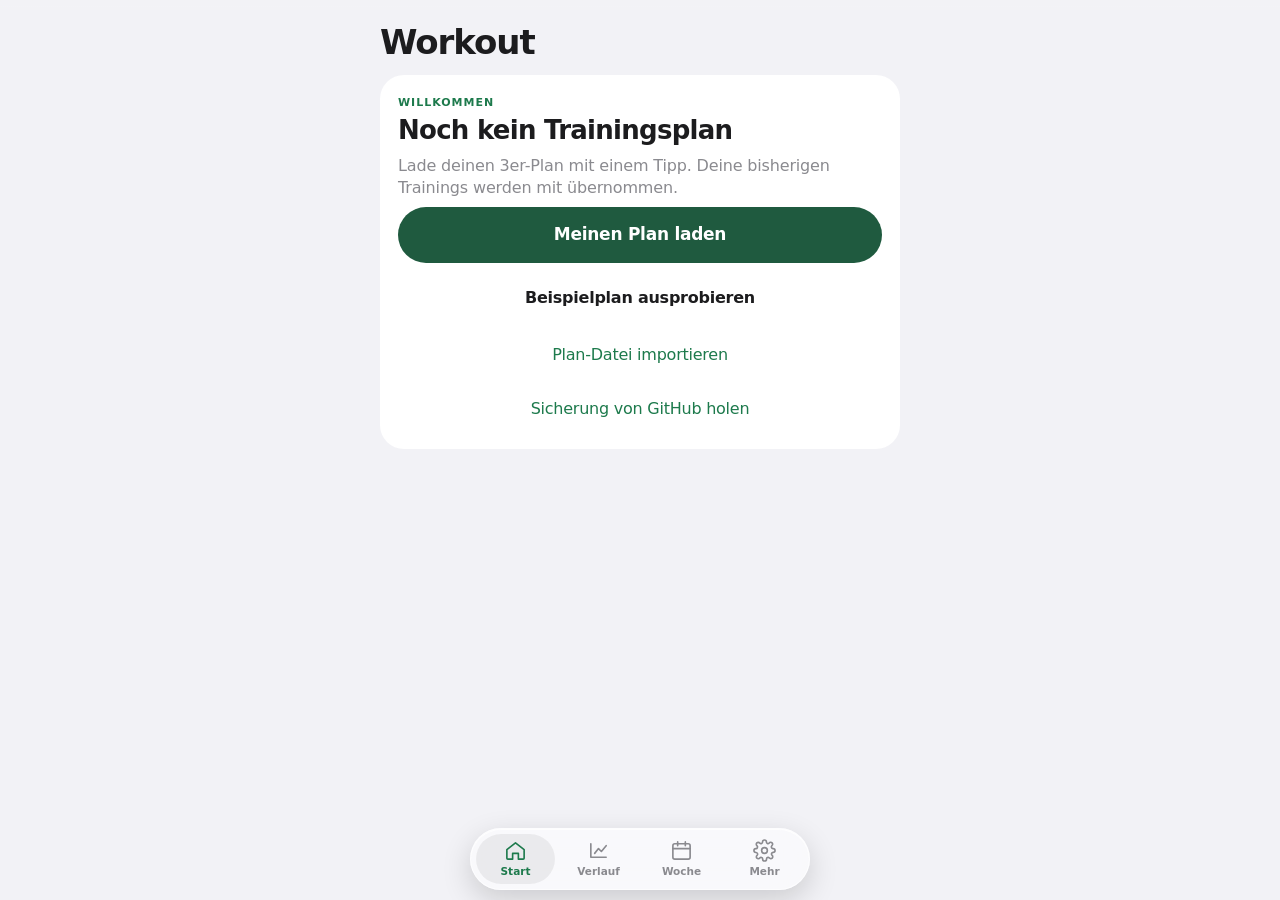
<file: index.html>
<!doctype html>
<html lang="de">
<head>
  <meta charset="utf-8">
  <meta name="viewport" content="width=device-width, initial-scale=1, viewport-fit=cover, user-scalable=no">
  <title>Workout</title>
  <meta name="description" content="Trainingslog mit Gedächtnis">
  <meta name="theme-color" content="#f3f3f5" media="(prefers-color-scheme: light)">
  <meta name="theme-color" content="#0e0f11" media="(prefers-color-scheme: dark)">
  <meta name="apple-mobile-web-app-capable" content="yes">
  <meta name="mobile-web-app-capable" content="yes">
  <meta name="apple-mobile-web-app-status-bar-style" content="default">
  <meta name="apple-mobile-web-app-title" content="Workout">
  <link rel="manifest" href="manifest.webmanifest">
  <link rel="apple-touch-icon" href="icons/apple-touch-icon.png">
  <link rel="icon" href="icons/icon-192.png">
  <link rel="stylesheet" href="css/app.css">
</head>
<body>
  <main id="app"></main>
  <nav id="tabbar"></nav>
  <input type="file" id="filePlan" accept=".json,application/json" hidden>
  <input type="file" id="fileBackup" accept=".json,application/json" hidden>
  <script type="module" src="js/app.js"></script>
</body>
</html>
</file>
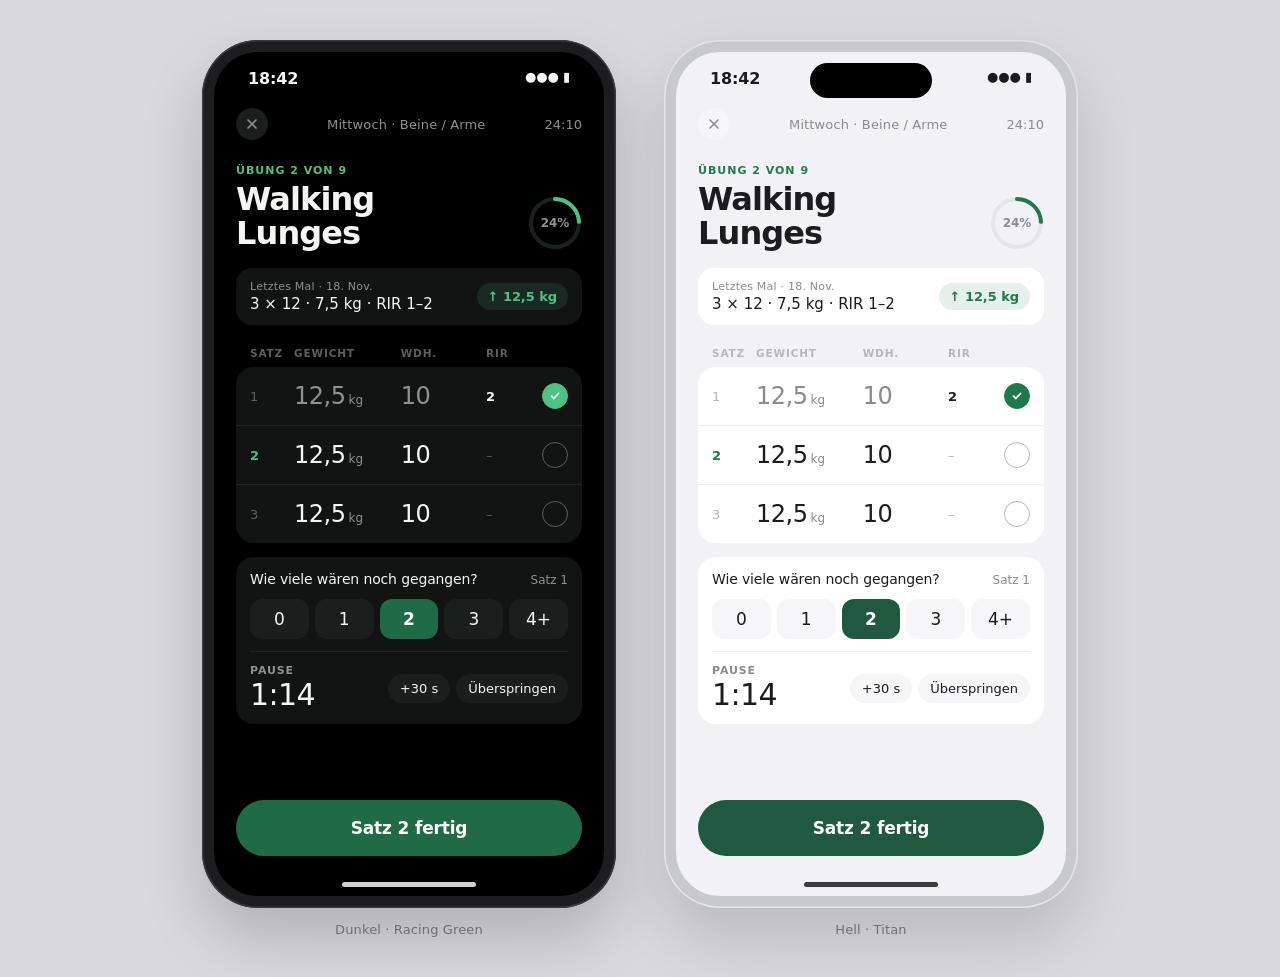
<file: design/prototype.html>
<!doctype html>
<html lang="de">
<head>
<meta charset="utf-8">
<meta name="viewport" content="width=device-width, initial-scale=1">
<title>Design-Prototyp</title>
<style>
  body { margin: 0; background: #d9d9dc; font-family: -apple-system, "SF Pro Display", "SF Pro Text", system-ui, sans-serif; -webkit-font-smoothing: antialiased; }
  .stage { display: flex; gap: 48px; justify-content: center; padding: 40px 24px; flex-wrap: wrap; }
  .caption { text-align: center; font-size: 13px; color: #6e6e73; margin-top: 14px; letter-spacing: .01em; }

  .phone { width: 390px; height: 844px; border-radius: 56px; padding: 12px; background: #1d1d1f; box-shadow: 0 30px 60px rgba(0,0,0,.18), inset 0 0 0 1.5px #3a3a3c; }
  .phone.light { background: #c8c9cc; box-shadow: 0 30px 60px rgba(0,0,0,.14), inset 0 0 0 1.5px #e5e5e7; }
  .screen { height: 100%; border-radius: 44px; overflow: hidden; position: relative; background: var(--bg); color: var(--text); }
  .island { position: absolute; top: 11px; left: 50%; transform: translateX(-50%); width: 122px; height: 35px; border-radius: 20px; background: #000; }
  .status { display: flex; justify-content: space-between; padding: 17px 34px 0; font-size: 16px; font-weight: 600; letter-spacing: -.01em; }

  .dark  { --bg:#000; --surface:#121413; --surface2:#1b1e1c; --text:#f5f5f3; --muted:#8d928e; --faint:#5b605c; --line:rgba(255,255,255,.07);
           --accent:#1f6b45; --accentText:#ffffff; --green:#4cc283; --greenSoft:rgba(76,194,131,.13); --ringBg:#18231d; }
  .light { --bg:#f2f2f6; --surface:#ffffff; --surface2:#f6f6f8; --text:#1c1c1e; --muted:#8a8a8f; --faint:#b6b6bb; --line:rgba(0,0,0,.07);
           --accent:#1f5a3f; --accentText:#ffffff; --green:#1d7a4c; --greenSoft:#e5f0ea; --ringBg:#e4e6e5; }

  .content { padding: 18px 22px 0; }
  .top { display: flex; align-items: center; justify-content: space-between; height: 36px; }
  .iconbtn { width: 32px; height: 32px; border-radius: 50%; background: var(--surface2); display: grid; place-items: center; color: var(--muted); }
  .iconbtn svg { width: 14px; height: 14px; }
  .crumb { font-size: 13px; font-weight: 500; color: var(--muted); letter-spacing: .01em; }
  .time { font-size: 13px; font-weight: 500; color: var(--muted); font-variant-numeric: tabular-nums; }

  .head { display: flex; justify-content: space-between; align-items: flex-end; margin: 22px 0 18px; }
  .eyebrow { font-size: 11px; font-weight: 600; letter-spacing: .09em; text-transform: uppercase; color: var(--green); margin-bottom: 6px; }
  .title { font-size: 32px; font-weight: 600; letter-spacing: -.028em; line-height: 1.05; }
  .ring { position: relative; width: 54px; height: 54px; }
  .ring span { position: absolute; inset: 0; display: grid; place-items: center; font-size: 12px; font-weight: 600; font-variant-numeric: tabular-nums; color: var(--muted); }

  .memory { display: flex; align-items: center; justify-content: space-between; padding: 12px 14px; background: var(--surface); border-radius: 16px; }
  .memory .k { font-size: 11px; font-weight: 500; color: var(--muted); letter-spacing: .02em; }
  .memory .v { font-size: 15px; font-weight: 400; margin-top: 2px; font-variant-numeric: tabular-nums; }
  .pill { font-size: 13px; font-weight: 600; color: var(--green); background: var(--greenSoft); padding: 6px 11px; border-radius: 999px; letter-spacing: -.005em; white-space: nowrap; }

  .colhead { display: grid; grid-template-columns: 44px 1fr 0.8fr 52px 30px; padding: 22px 14px 8px; font-size: 10.5px; font-weight: 600; letter-spacing: .08em; text-transform: uppercase; color: var(--faint); }
  .sets { background: var(--surface); border-radius: 18px; overflow: hidden; }
  .set { display: grid; grid-template-columns: 44px 1fr 0.8fr 52px 30px; align-items: center; height: 58px; padding: 0 14px; border-top: .5px solid var(--line); }
  .set:first-child { border-top: 0; }
  .n { font-size: 13px; font-weight: 500; color: var(--faint); font-variant-numeric: tabular-nums; }
  .set.cur .n { color: var(--green); font-weight: 600; }
  .num { font-size: 24px; font-weight: 300; letter-spacing: -.02em; font-variant-numeric: tabular-nums; }
  .num small { font-size: 12px; font-weight: 400; color: var(--muted); margin-left: 3px; letter-spacing: 0; }
  .set.done .num { color: var(--muted); }
  .rir { font-size: 13px; font-weight: 500; color: var(--muted); font-variant-numeric: tabular-nums; }
  .rir b { font-weight: 600; color: var(--text); }
  .set .rir.empty { color: var(--faint); }
  .chk { width: 24px; height: 24px; border-radius: 50%; border: 1.25px solid var(--faint); justify-self: end; display: grid; place-items: center; }
  .chk.on { background: var(--green); border-color: var(--green); }
  .chk svg { width: 12px; height: 12px; }

  .rirpanel { margin-top: 14px; background: var(--surface); border-radius: 18px; padding: 14px 14px 12px; }
  .rirpanel .row { display: flex; justify-content: space-between; align-items: baseline; }
  .q { font-size: 14px; font-weight: 500; letter-spacing: -.01em; }
  .hint { font-size: 12px; color: var(--muted); }
  .seg { display: grid; grid-template-columns: repeat(5, 1fr); gap: 6px; margin-top: 12px; }
  .seg div { height: 40px; border-radius: 12px; background: var(--surface2); display: grid; place-items: center; font-size: 17px; font-weight: 400; font-variant-numeric: tabular-nums; }
  .seg div.on { background: var(--accent); color: var(--accentText); font-weight: 600; }
  .rest { display: flex; align-items: center; justify-content: space-between; margin-top: 12px; padding-top: 12px; border-top: .5px solid var(--line); }
  .rest .t { font-size: 30px; font-weight: 200; letter-spacing: -.02em; font-variant-numeric: tabular-nums; }
  .rest .k { font-size: 11px; font-weight: 600; letter-spacing: .08em; text-transform: uppercase; color: var(--muted); }
  .mini { display: flex; gap: 6px; }
  .mini div { font-size: 13px; font-weight: 500; padding: 7px 12px; border-radius: 999px; background: var(--surface2); color: var(--text); }

  .cta { position: absolute; left: 22px; right: 22px; bottom: 40px; height: 56px; border-radius: 999px; background: var(--accent); color: var(--accentText); display: grid; place-items: center; font-size: 17px; font-weight: 600; letter-spacing: -.01em; }
  .homebar { position: absolute; bottom: 9px; left: 50%; transform: translateX(-50%); width: 134px; height: 5px; border-radius: 3px; background: var(--text); opacity: .85; }
</style>
</head>
<body>
<div class="stage" id="stage"></div>
<script>
const check = '<svg viewBox="0 0 12 12" fill="none" stroke="#fff" stroke-width="1.8" stroke-linecap="round" stroke-linejoin="round"><path d="M2.5 6.2l2.3 2.3 4.7-5"/></svg>';
const ring = (pct) => {
  const r = 24, c = 2 * Math.PI * r;
  return `<svg width="54" height="54" viewBox="0 0 54 54"><circle cx="27" cy="27" r="${r}" fill="none" stroke="var(--ringBg)" stroke-width="4"/>
    <circle cx="27" cy="27" r="${r}" fill="none" stroke="var(--green)" stroke-width="4" stroke-linecap="round" stroke-dasharray="${c}" stroke-dashoffset="${c * (1 - pct)}" transform="rotate(-90 27 27)"/></svg>`;
};
const phone = (mode, caption) => `
<div><div class="phone ${mode}"><div class="screen ${mode}">
  <div class="island"></div>
  <div class="status"><span>18:42</span><span style="font-size:13px">●●● ▮</span></div>
  <div class="content">
    <div class="top">
      <div class="iconbtn"><svg viewBox="0 0 14 14" fill="none" stroke="currentColor" stroke-width="1.6" stroke-linecap="round"><path d="M3 3l8 8M11 3l-8 8"/></svg></div>
      <div class="crumb">Mittwoch · Beine / Arme</div>
      <div class="time">24:10</div>
    </div>
    <div class="head">
      <div><div class="eyebrow">Übung 2 von 9</div><div class="title">Walking<br>Lunges</div></div>
      <div class="ring">${ring(0.24)}<span>24%</span></div>
    </div>
    <div class="memory">
      <div><div class="k">Letztes Mal · 18. Nov.</div><div class="v">3 × 12 · 7,5 kg · RIR 1–2</div></div>
      <div class="pill">↑ 12,5 kg</div>
    </div>
    <div class="colhead"><span>Satz</span><span>Gewicht</span><span>Wdh.</span><span>RIR</span><span></span></div>
    <div class="sets">
      <div class="set done"><span class="n">1</span><span class="num">12,5<small>kg</small></span><span class="num">10</span><span class="rir"><b>2</b></span><span class="chk on">${check}</span></div>
      <div class="set cur"><span class="n">2</span><span class="num">12,5<small>kg</small></span><span class="num">10</span><span class="rir empty">–</span><span class="chk"></span></div>
      <div class="set"><span class="n">3</span><span class="num">12,5<small>kg</small></span><span class="num">10</span><span class="rir empty">–</span><span class="chk"></span></div>
    </div>
    <div class="rirpanel">
      <div class="row"><span class="q">Wie viele wären noch gegangen?</span><span class="hint">Satz 1</span></div>
      <div class="seg"><div>0</div><div>1</div><div class="on">2</div><div>3</div><div>4+</div></div>
      <div class="rest"><div><div class="k">Pause</div><div class="t">1:14</div></div><div class="mini"><div>+30 s</div><div>Überspringen</div></div></div>
    </div>
  </div>
  <div class="cta">Satz 2 fertig</div>
  <div class="homebar"></div>
</div></div><div class="caption">${caption}</div></div>`;
document.getElementById('stage').innerHTML = phone('dark', 'Dunkel · Racing Green') + phone('light', 'Hell · Titan');
</script>
</body>
</html>
</file>
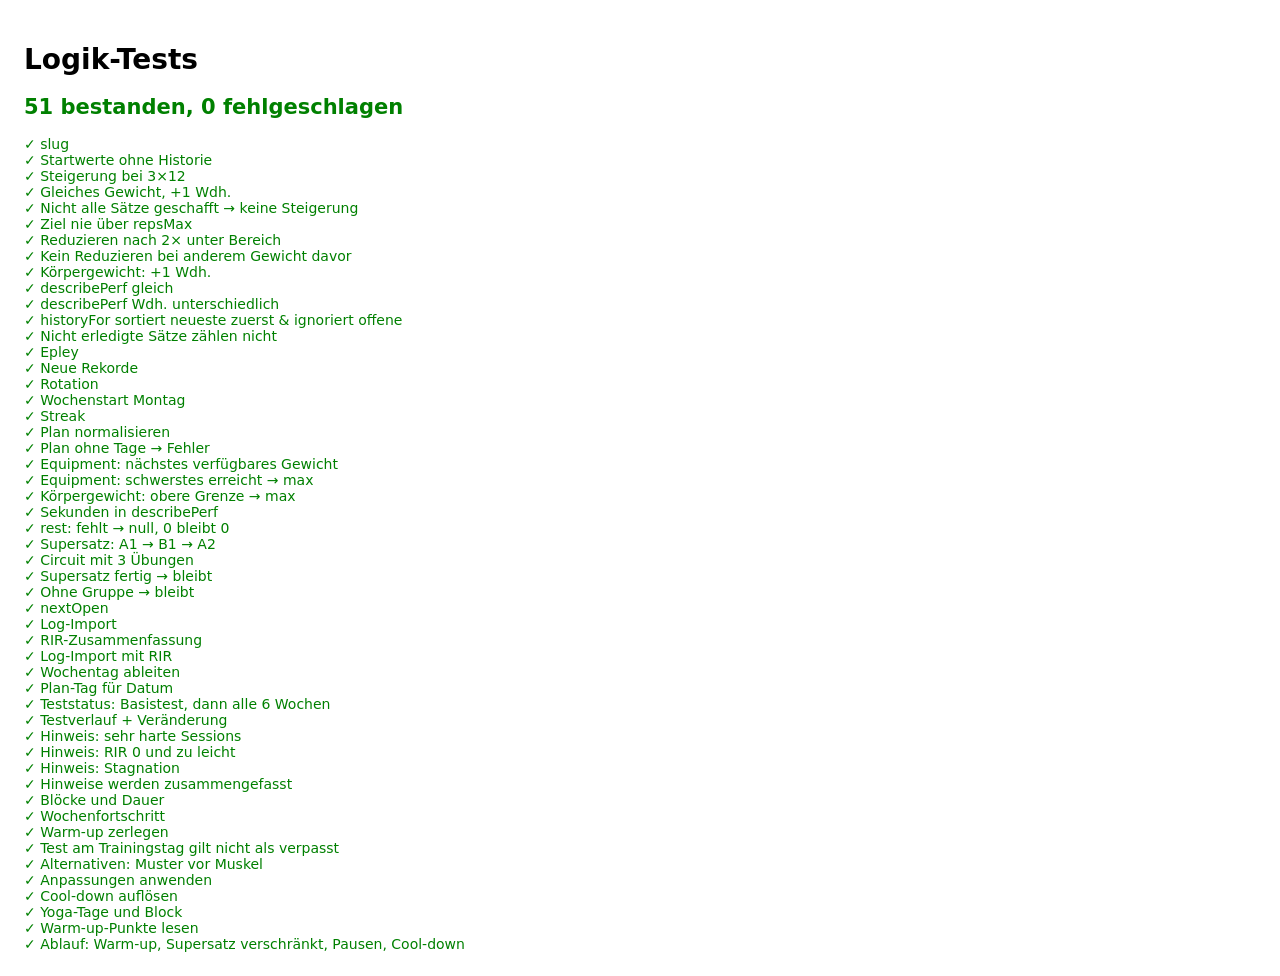
<file: tests/tests.html>
<!doctype html>
<html lang="de">
<head><meta charset="utf-8"><title>Logik-Tests</title>
<style>body{font:14px system-ui;padding:16px}.ok{color:green}.fail{color:#c00;font-weight:bold}</style></head>
<body>
<h1>Logik-Tests</h1>
<div id="out"></div>
<script type="module">
import * as L from '../js/logic.js';
const out = document.getElementById('out');
let pass = 0, fail = 0;
function t(name, fn) {
  try { fn(); pass++; out.insertAdjacentHTML('beforeend', `<div class="ok">✓ ${name}</div>`); }
  catch (e) { fail++; out.insertAdjacentHTML('beforeend', `<div class="fail">✗ ${name}: ${e.message}</div>`); }
}
const eq = (a, b) => { if (JSON.stringify(a) !== JSON.stringify(b)) throw new Error(`erwartet ${JSON.stringify(b)}, war ${JSON.stringify(a)}`); };
const cfg = { key: 'bank', name: 'Bank', type: 'weight', sets: 3, repsMin: 8, repsMax: 12, weight: 50, increment: 2.5, rest: 90 };
const perf = (w, reps) => ({ sets: reps.map((r) => ({ weight: w, reps: r, done: true })) });
const ses = (t, dayId, exs, planName = 'P') => ({ id: String(t), startedAt: t, endedAt: t + 1, dayId, planName, exercises: exs });

t('slug', () => eq(L.slug('Bankdrücken (Kurzhantel)'), 'bankdrucken-kurzhantel'));
t('Startwerte ohne Historie', () => { const s = L.suggest(cfg, []); eq([s.weight, s.reps, s.status], [50, 8, 'new']); });
t('Steigerung bei 3×12', () => { const s = L.suggest(cfg, [perf(60, [12, 12, 12])]); eq([s.weight, s.reps, s.status], [62.5, 8, 'up']); });
t('Gleiches Gewicht, +1 Wdh.', () => { const s = L.suggest(cfg, [perf(60, [10, 9, 9])]); eq([s.weight, s.reps, s.status], [60, 10, 'same']); });
t('Nicht alle Sätze geschafft → keine Steigerung', () => { const s = L.suggest(cfg, [perf(60, [12, 12])]); eq(s.status, 'same'); });
t('Ziel nie über repsMax', () => { const s = L.suggest(cfg, [perf(60, [12, 12, 11])]); eq(s.reps, 12); });
t('Reduzieren nach 2× unter Bereich', () => { const s = L.suggest(cfg, [perf(60, [7, 6, 6]), perf(60, [7, 7, 6])]); eq([s.status, s.lighter], ['down', 57.5]); });
t('Kein Reduzieren bei anderem Gewicht davor', () => { const s = L.suggest(cfg, [perf(60, [7, 6, 6]), perf(57.5, [7, 7, 6])]); eq(s.status, 'same'); });
t('Körpergewicht: +1 Wdh.', () => { const s = L.suggest({ ...cfg, type: 'bodyweight' }, [perf(0, [10, 8, 8])]); eq([s.weight, s.reps], [0, 9]); });
t('describePerf gleich', () => eq(L.describePerf(perf(60, [10, 10, 10])), '3 × 10 · 60 kg'));
t('describePerf Wdh. unterschiedlich', () => eq(L.describePerf(perf(62.5, [10, 9, 8])), '10 / 9 / 8 · 62,5 kg'));
t('historyFor sortiert neueste zuerst & ignoriert offene', () => {
  const ss = [ses(1, 'A', [{ key: 'bank', ...perf(50, [8]) }]), ses(3, 'A', [{ key: 'bank', ...perf(55, [8]) }]), { ...ses(5, 'A', [{ key: 'bank', ...perf(99, [8]) }]), endedAt: null }];
  eq(L.historyFor(ss, 'bank').map((h) => h.sets[0].weight), [55, 50]);
});
t('Nicht erledigte Sätze zählen nicht', () => { const p = { sets: [{ weight: 60, reps: 12, done: true }, { weight: 100, reps: 12, done: false }] }; eq(L.topWeight(p), 60); });
t('Epley', () => eq(Math.round(L.epley(100, 10)), 133));
t('Neue Rekorde', () => {
  const prev = [ses(1, 'A', [{ key: 'bank', name: 'Bank', ...perf(60, [10]) }])];
  const cur = ses(2, 'A', [{ key: 'bank', name: 'Bank', ...perf(62.5, [8]) }]);
  eq(L.newRecords(cur, prev).length, 1);
  eq(L.newRecords(prev[0], []).length, 0);
});
t('Rotation', () => {
  const plan = { name: 'P', days: [{ id: 'A' }, { id: 'B' }, { id: 'C' }] };
  eq(L.nextDay(plan, []).id, 'A');
  eq(L.nextDay(plan, [ses(1, 'A', []), ses(2, 'B', [])]).id, 'C');
  eq(L.nextDay(plan, [ses(1, 'C', [])]).id, 'A');
});
t('Wochenstart Montag', () => { const d = new Date(L.weekStart(new Date(2026, 10, 26).getTime())); eq([d.getDay(), d.getDate()], [1, 23]); });
t('Streak', () => {
  const now = new Date(2026, 10, 25).getTime(), wk = 7 * 864e5;
  eq(L.streak([ses(now - wk, 'A', []), ses(now - 2 * wk, 'A', [])], now), 2);
  eq(L.streak([ses(now, 'A', []), ses(now - wk, 'A', [])], now), 2);
  eq(L.streak([ses(now - 3 * wk, 'A', [])], now), 0);
});
t('Plan normalisieren', () => {
  const p = L.normalizePlan({ days: [{ name: 'X', exercises: [{ name: 'Klimmzüge', type: 'bodyweight', reps: 8 }] }] });
  eq([p.days[0].id, p.days[0].exercises[0].key, p.days[0].exercises[0].repsMax, p.days[0].exercises[0].type], ['A', 'klimmzuge', 8, 'bodyweight']);
});
t('Plan ohne Tage → Fehler', () => { let ok = false; try { L.normalizePlan({}); } catch { ok = true; } eq(ok, true); });

t('Equipment: nächstes verfügbares Gewicht', () => { const c = { ...cfg, weights: [7.5, 12.5, 15] }; const s = L.suggest(c, [perf(7.5, [12, 12, 12])]); eq([s.weight, s.status], [12.5, 'up']); });
t('Equipment: schwerstes erreicht → max', () => { const c = { ...cfg, weights: [7.5, 12.5, 15] }; const s = L.suggest(c, [perf(15, [12, 12, 12])]); eq([s.weight, s.reps, s.status], [15, 12, 'max']); });
t('Körpergewicht: obere Grenze → max', () => { const s = L.suggest({ ...cfg, type: 'bodyweight', repsMax: 6 }, [perf(0, [6, 6, 6])]); eq(s.status, 'max'); });
t('Sekunden in describePerf', () => eq(L.describePerf(perf(0, [45, 45, 45]), 'bodyweight', 'sec'), '3 × 45 s · Körpergew.'));
t('rest: fehlt → null, 0 bleibt 0', () => {
  const p = L.normalizePlan({ days: [{ exercises: [{ name: 'X' }, { name: 'Y', rest: 0 }] }] });
  eq([p.days[0].exercises[0].rest, p.days[0].exercises[1].rest], [null, 0]);
});
const mk = (g, n, doneN = 0) => ({ group: g, sets: Array.from({ length: n }, (_, i) => ({ done: i < doneN })) });
t('Supersatz: A1 → B1 → A2', () => {
  eq(L.supersetNext([mk('A', 3, 1), mk('A', 3, 0)], 0), 1);
  eq(L.supersetNext([mk('A', 3, 1), mk('A', 3, 1)], 1), 0);
});
t('Circuit mit 3 Übungen', () => {
  eq(L.supersetNext([mk('C', 3, 1), mk('C', 3, 1), mk('C', 3, 0)], 1), 2);
  eq(L.supersetNext([mk('C', 3, 1), mk('C', 3, 1), mk('C', 3, 1)], 2), 0);
});
t('Supersatz fertig → bleibt', () => eq(L.supersetNext([mk('A', 2, 2), mk('A', 2, 2), mk('', 3)], 1), 1));
t('Ohne Gruppe → bleibt', () => eq(L.supersetNext([mk('', 3, 1), mk('', 3)], 0), 0));
t('nextOpen', () => {
  eq(L.nextOpen([mk('', 2, 2), mk('', 2, 2), mk('', 2, 0)], 0), 2);
  eq(L.nextOpen([mk('', 2, 0), mk('', 2, 2)], 1), 0);
  eq(L.nextOpen([mk('', 2, 2)], 0), -1);
});
t('Log-Import', () => {
  const plan = L.normalizePlan({ name: 'P', days: [{ id: 'Mo', name: 'Montag', exercises: [{ name: 'Prone Cobra', type: 'bodyweight', unit: 'sec', reps: 45 }] }] });
  const h = L.normalizeHistory([{ date: '2026-11-23T18:00:00', dayId: 'Mo', durationMin: 35, exercises: [{ name: 'Prone Cobra', weight: 0, sets: [45, 45] }] }], plan);
  eq([h[0].dayName, h[0].exercises[0].unit, h[0].exercises[0].sets.length, h[0].endedAt - h[0].startedAt], ['Montag', 'sec', 2, 35 * 60000]);
});

t('RIR-Zusammenfassung', () => {
  eq(L.rirSummary({ sets: [{ done: true, rir: 1 }, { done: true, rir: 2 }, { done: true, rir: 2 }] }), 'RIR 1–2');
  eq(L.rirSummary({ sets: [{ done: true, rir: 4 }] }), 'RIR 4+');
  eq(L.rirSummary({ sets: [{ done: true, rir: '1–2' }, { done: true, rir: '1–2' }] }), 'RIR 1–2');
  eq(L.rirSummary({ sets: [{ done: true }] }), '');
});
t('Log-Import mit RIR', () => {
  const plan = L.normalizePlan({ days: [{ id: 'A', exercises: [{ name: 'X' }] }] });
  const h = L.normalizeHistory([{ date: '2026-11-18T18:00:00', dayId: 'A', exercises: [{ name: 'X', weight: 10, rir: '1–2', sets: [8, { reps: 7, rir: 0 }] }] }], plan);
  eq(h[0].exercises[0].sets.map((s) => s.rir), ['1–2', 0]);
});

t('Wochentag ableiten', () => {
  eq([L.inferWeekday({ id: 'Mo' }), L.inferWeekday({ id: 'X', name: 'Mittwoch – Beine' }), L.inferWeekday({ id: 'A', name: 'Tag A' }), L.inferWeekday({ weekday: 5 })], [1, 3, null, 5]);
});
t('Plan-Tag für Datum', () => {
  const plan = L.normalizePlan({ days: [{ id: 'Mo', exercises: [{ name: 'X' }] }, { id: 'Fr', exercises: [{ name: 'Y' }] }] });
  eq([L.planDayFor(plan, new Date(2026, 10, 23).getTime())?.id, L.planDayFor(plan, new Date(2026, 10, 24).getTime()), L.planDayFor(plan, new Date(2026, 10, 27).getTime())?.id], ['Mo', null, 'Fr']);
});
t('Teststatus: Basistest, dann alle 6 Wochen', () => {
  const plan = L.normalizePlan({ tests: { everyWeeks: 6, items: [{ name: 'Max. Pull-ups' }] }, days: [{ exercises: [{ name: 'X' }] }] });
  const now = new Date(2026, 10, 23).getTime(), wk = 7 * 864e5;
  eq(L.testStatus(plan, [], now).baseline, true);
  const t1 = { kind: 'test', startedAt: now - 2 * wk, endedAt: 1, results: [] };
  eq([L.testStatus(plan, [t1], now).due, L.testStatus(plan, [t1], now).weeksLeft], [false, 4]);
  eq(L.testStatus(plan, [t1], now + 4 * wk + 1).due, true);
});
t('Testverlauf + Veränderung', () => {
  const ss = [{ kind: 'test', startedAt: 1, endedAt: 1, results: [{ id: 'a', value: 600 }] }, { kind: 'test', startedAt: 2, endedAt: 2, results: [{ id: 'a', value: 540 }] }];
  const h = L.testHistory(ss, 'a');
  eq(h.map((x) => x.value), [540, 600]);
  eq(L.testDelta({ type: 'time', lowerIsBetter: true }, h), { text: '−1:00', better: true });
  eq(L.testDelta({ type: 'reps', lowerIsBetter: false }, [{ value: 12 }, { value: 10 }]), { text: '+2', better: true });
});
t('Hinweis: sehr harte Sessions', () => {
  const s = (t, rpe) => ({ id: String(t), startedAt: t, endedAt: t + 1, rpe, exercises: [] });
  eq(L.insights(null, [s(3, 9), s(2, 10), s(1, 6)])[0].level, 'warn');
  eq(L.insights(null, [s(3, 7), s(2, 7), s(1, 6)]).length, 0);
});
t('Hinweis: RIR 0 und zu leicht', () => {
  const ex = (rirs) => [{ key: 'x', name: 'Rows', sets: rirs.map((r) => ({ weight: 15, reps: 10, rir: r, done: true })) }];
  const ss = [{ id: 'b', startedAt: 2, endedAt: 3, exercises: ex([0, 0, 0]) }];
  eq(L.insights(null, ss)[0].text.startsWith('Rows: alle Sätze am Limit'), true);
  const easy = [{ id: 'b', startedAt: 2, endedAt: 3, exercises: ex([3, 4]) }, { id: 'a', startedAt: 1, endedAt: 2, exercises: ex([3, 3]) }];
  eq(L.insights(null, easy)[0].level, 'good');
});
t('Hinweis: Stagnation', () => {
  const p = (t, reps) => ({ id: String(t), startedAt: t, endedAt: t + 1, exercises: [{ key: 'x', name: 'Rows', sets: [{ weight: 15, reps, done: true }] }] });
  eq(L.insights(null, [p(4, 10), p(3, 10), p(2, 9), p(1, 12)]).some((i) => i.text.includes('stagniert')), true);
  eq(L.insights(null, [p(4, 13), p(3, 10), p(2, 9), p(1, 12)]).some((i) => i.text.includes('stagniert')), false);
});

t('Hinweise werden zusammengefasst', () => {
  const ex = (k) => ({ key: k, name: k, sets: [0, 0].map((r) => ({ weight: 10, reps: 8, rir: r, done: true })) });
  const r = L.insights(null, [{ id: 'a', startedAt: 1, endedAt: 2, exercises: [ex('A'), ex('B'), ex('C')] }]);
  eq([r.length, r[0].text.startsWith('3 Übungen zuletzt komplett am Limit')], [1, true]);
});

t('Blöcke und Dauer', () => {
  const plan = L.normalizePlan({ days: [{ id: 'Mo', note: 'WU', exercises: [{ name: 'A', group: 'X', sets: 3, reps: 10, rest: 0 }, { name: 'B', group: 'X', sets: 3, reps: 10, rest: 60 }, { name: 'C', sets: 2, reps: 10 }] }] });
  eq(L.blocks(plan.days[0]).map((b) => b.items.length), [2, 1]);
  eq(L.estimateMinutes(plan.days[0]) > 5, true);
});
t('Wochenfortschritt', () => {
  const plan = L.normalizePlan({ days: [{ id: 'Mo', exercises: [{ name: 'A' }] }, { id: 'Mi', exercises: [{ name: 'B' }] }] });
  const now = new Date(2026, 10, 25, 12).getTime();
  const s = (d) => ({ startedAt: new Date(2026, 10, d, 18).getTime(), endedAt: 1 });
  eq(L.weekProgress(plan, [s(23), s(23), s(18)], now), { planned: 2, done: 1 });
});

t('Warm-up zerlegen', () => {
  eq(L.parseWarmup('4–5 Min.: Air Squats, Reverse Lunges / lockere Chin-ups'), { duration: '4–5 Min.', items: ['Air Squats', 'Reverse Lunges', 'Lockere Chin-ups'] });
  eq(L.parseWarmup('Ca. 4 Min. kurzes Ganzkörper-Warm-up'), { duration: '', items: ['Ca. 4 Min. kurzes Ganzkörper-Warm-up'] });
});
t('Test am Trainingstag gilt nicht als verpasst', () => {
  const plan = L.normalizePlan({ days: [{ id: 'Mo', exercises: [{ name: 'A' }] }] });
  const now = new Date(2026, 10, 25, 12).getTime();
  const test = { kind: 'test', startedAt: new Date(2026, 10, 23, 18).getTime(), endedAt: 1, results: [], exercises: [] };
  eq(L.insights(plan, [test], now).some((i) => i.text.includes('geplante Einheit')), false);
  eq(L.insights(plan, [], now).some((i) => i.text.includes('geplante Einheit')), true);
});

const LIB = L.normalizeLibrary({ exercises: [
  { name: 'DB Curls', muscles: ['Bizeps'], patterns: ['biceps'], repsMin: 10, repsMax: 15, weight: 7.5 },
  { name: 'Hammer Curls', muscles: ['Bizeps', 'Unterarme'], patterns: ['biceps'], repsMin: 10, repsMax: 15, weight: 7.5 },
  { name: 'Chin-ups', muscles: ['Rücken', 'Bizeps'], patterns: ['v-pull'], type: 'bodyweight' },
  { name: 'Plank', muscles: ['Core'], patterns: ['core-anti'], unit: 'sec', repsMin: 30, repsMax: 60 },
] });
t('Alternativen: Muster vor Muskel', () => {
  eq(L.alternativesFor('db-curls', LIB).map((x) => x.key), ['hammer-curls', 'chin-ups']);
});
t('Anpassungen anwenden', () => {
  const plan = L.normalizePlan({ days: [{ id: 'Mi', exercises: [{ name: 'DB Curls', sets: 2, group: 'A', rest: 0 }, { name: 'Bird Dogs' }] }] });
  const p2 = L.applyEdits(plan, { Mi: { replace: { 'db-curls': 'hammer-curls' }, remove: ['bird-dogs'], add: ['plank'] } }, LIB);
  const ex = p2.days[0].exercises;
  eq(ex.map((e) => e.key), ['hammer-curls', 'plank']);
  eq([ex[0].sets, ex[0].group, ex[0].rest, ex[0].swappedFrom, ex[1].unit], [2, 'A', 0, 'db-curls', 'sec']);
  eq(plan.days[0].exercises.length, 2);
});

t('Cool-down auflösen', () => {
  const plan = L.normalizePlan({ cooldowns: [{ name: 'Test', items: [{ name: 'WGS', sec: 30, sides: true }, { name: 'Squat Hold', sec: 60 }] }], days: [{ exercises: [{ name: 'X' }] }] });
  const c = L.expandCooldown(plan.cooldowns[0]);
  eq([plan.cooldowns[0].id, c.steps.map((x) => x.name), c.total], ['test', ['WGS links', 'WGS rechts', 'Squat Hold'], 120]);
  eq(L.normalizePlan({ days: [{ exercises: [{ name: 'X' }] }] }).cooldowns, []);
});

t('Yoga-Tage und Block', () => {
  const plan = L.normalizePlan({ block: { weeks: 8, start: '2026-11-25' }, activities: [{ weekday: 2, name: 'Yoga' }], days: [{ id: 'Mi', exercises: [{ name: 'X' }] }] });
  eq(L.activityFor(plan, new Date(2026, 10, 24).getTime())?.name, 'Yoga');
  eq(L.activityFor(plan, new Date(2026, 10, 25).getTime()), null);
  eq(L.blockStatus(plan, new Date(2026, 10, 24, 12).getTime()).before, true);
  eq(L.blockStatus(plan, new Date(2026, 11, 3, 12).getTime()).week, 2);
  const yoga = { kind: 'activity', startedAt: new Date(2026, 10, 24, 18).getTime(), endedAt: 1 };
  eq(L.weekProgress(plan, [yoga], new Date(2026, 10, 26).getTime()).done, 0);
});

t('Warm-up-Punkte lesen', () => {
  eq(L.parseWarmupItem('30 Jumping Jacks'), { name: 'Jumping Jacks', reps: 30, sides: false });
  eq(L.parseWarmupItem("World's Greatest Stretch dynamisch – 20 Sek. je Seite"), { name: "World's Greatest Stretch dynamisch", sec: 20, sides: true });
  eq(L.parseWarmupItem('6 Reverse Lunges je Seite'), { name: 'Reverse Lunges', reps: 6, sides: true });
  eq(L.parseWarmupItem('30 Sek. Jumping Jacks'), { name: 'Jumping Jacks', sec: 30, sides: false });
});
t('Ablauf: Warm-up, Supersatz verschränkt, Pausen, Cool-down', () => {
  const f = L.buildFlow({
    warmup: '30 Jumping Jacks, WGS – 20 Sek. je Seite',
    exercises: [{ name: 'Chin', sets: 2, rest: 75 }, { name: 'Curl', group: 'B', sets: 2, rest: 0 }, { name: 'Tri', group: 'B', sets: 2, rest: 60 }, { name: 'Plank', sets: 1, rest: 0, unit: 'sec' }],
    groupNames: { B: 'Arm-Superset' },
    cooldown: { items: [{ name: 'Toe', sec: 30 }, { name: 'Chest', sec: 30, sides: true }] },
  });
  const sig = f.map((x) => x.type === 'set' ? `S${x.ex}.${x.set}` : x.type === 'rest' ? `R${x.sec}` : x.type === 'warm' ? `W${x.side ? x.side[0] : ''}` : x.type === 'cool' ? 'C' : 'F');
  eq(sig.join(' '), 'W Wl Wr S0.0 R75 S0.1 R75 S1.0 S2.0 R60 S1.1 S2.1 R60 S3.0 C C C F');
  const curl = f.find((x) => x.type === 'set' && x.ex === 1);
  eq([curl.block, curl.round, curl.rounds], ['Arm-Superset', 1, 2]);
  eq(f.find((x) => x.ex === 3).timed, true);
});

out.insertAdjacentHTML('afterbegin', `<h2 id="summary" class="${fail ? 'fail' : 'ok'}">${pass} bestanden, ${fail} fehlgeschlagen</h2>`);
</script>
</body>
</html>
</file>
<file: css/app.css>
/* Design „Titan“ (hell) / „Racing Green“ (dunkel) – folgt der iPhone-Einstellung */
:root {
  --bg: #f2f2f6;
  --surface: #ffffff;
  --surface-2: #efeff3;
  --text: #1c1c1e;
  --muted: #8a8a8f;
  --faint: #b4b4b9;
  --line: rgba(0, 0, 0, .075);
  --accent: #1f5a3f;
  --accent-press: #174631;
  --accent-text: #ffffff;
  --green: #1d7a4c;
  --green-soft: #e4efe8;
  --ring-bg: #e3e5e4;
  --warn: #9a6210;
  --warn-soft: #f6ecda;
  --danger: #c4372b;
  --radius: 18px;
  --tabbar-h: 62px;
  --glass: rgba(250, 250, 252, .88);
  --glass-edge: rgba(255, 255, 255, .7);
  --glass-hi: rgba(255, 255, 255, .8);
  --glass-active: rgba(0, 0, 0, .06);
  --font: -apple-system, BlinkMacSystemFont, "SF Pro Text", "SF Pro Display", system-ui, sans-serif;
  color-scheme: light dark;
}
@media (prefers-color-scheme: dark) {
  :root {
    --bg: #000000;
    --surface: #131514;
    --surface-2: #1f2220;
    --text: #f5f5f3;
    --muted: #8d928e;
    --faint: #565b57;
    --line: rgba(255, 255, 255, .08);
    --accent: #1f6b45;
    --accent-press: #195a3a;
    --accent-text: #ffffff;
    --green: #4cc283;
    --green-soft: rgba(76, 194, 131, .14);
    --ring-bg: #1a251f;
    --warn: #e3a64b;
    --warn-soft: rgba(227, 166, 75, .14);
    --danger: #ff6b5f;
    --glass: rgba(28, 31, 29, .82);
    --glass-edge: rgba(255, 255, 255, .14);
    --glass-hi: rgba(255, 255, 255, .12);
    --glass-active: rgba(255, 255, 255, .1);
  }
}

* { box-sizing: border-box; -webkit-tap-highlight-color: transparent; }
html, body { margin: 0; min-height: 100%; }
body {
  background: var(--bg); color: var(--text);
  font: 400 16px/1.38 var(--font); letter-spacing: -.01em;
  -webkit-font-smoothing: antialiased; -moz-osx-font-smoothing: grayscale;
  overscroll-behavior-y: none; user-select: none; -webkit-user-select: none;
}
textarea, input { user-select: text; -webkit-user-select: text; font: inherit; color: inherit; }
button { font: inherit; color: inherit; border: 0; background: none; padding: 0; cursor: pointer; touch-action: manipulation; letter-spacing: inherit; }
a { color: inherit; text-decoration: none; }

/* Zahlen: SF Pro Semibold, gleich breite Ziffern */
.num, .stat b, .set .val, .stepper .v input, .rest .t, .time, .ring span { font-variant-numeric: tabular-nums; font-weight: 600; letter-spacing: -.02em; }

#app {
  min-height: 100%; max-width: 560px; margin: 0 auto;
  padding: calc(env(safe-area-inset-top) + 14px) 20px calc(var(--tabbar-h) + env(safe-area-inset-bottom) + 40px);
}
#app.no-tabs { padding-bottom: calc(env(safe-area-inset-bottom) + 110px); }

h1 { font-size: 34px; font-weight: 700; line-height: 1.08; letter-spacing: -.03em; margin: 10px 0 4px; }
h2 { font-size: 12px; font-weight: 600; letter-spacing: .08em; text-transform: uppercase; color: var(--muted); margin: 30px 4px 10px; }
p { margin: 0 0 8px; }
.muted { color: var(--muted); }
.small { font-size: 14px; }
.eyebrow { font-size: 11px; font-weight: 600; letter-spacing: .09em; text-transform: uppercase; color: var(--green); }

.card { background: var(--surface); border-radius: var(--radius); padding: 16px; margin-bottom: 12px; }
.card.tap { display: block; width: 100%; text-align: left; }
.card.tap:active, .list .item:active { background: var(--surface-2); }
.row { display: flex; align-items: center; gap: 12px; }
.row .grow { flex: 1; min-width: 0; }
.chev::after { content: ""; display: block; width: 8px; height: 8px; border-right: 1.75px solid var(--faint); border-top: 1.75px solid var(--faint); transform: rotate(45deg); margin-right: 4px; }

/* Buttons */
.btn {
  display: flex; align-items: center; justify-content: center; gap: 8px;
  width: 100%; min-height: 50px; border-radius: 14px;
  background: var(--surface); font-size: 16px; font-weight: 600; letter-spacing: -.015em;
  transition: transform .12s, background .12s;
}
.btn:active { transform: scale(.98); }
.btn.primary { background: var(--accent); color: var(--accent-text); }
.btn.primary:active { background: var(--accent-press); }
.btn.big, .btn.pill { min-height: 56px; border-radius: 999px; font-size: 17px; }
.btn.good { background: var(--accent); color: var(--accent-text); }
.btn.ghost { background: transparent; color: var(--green); min-height: 44px; font-weight: 500; }
.btn.danger { color: var(--danger); }
.btn + .btn { margin-top: 10px; }
.btn[disabled] { opacity: .35; }

/* Tab-Leiste: schwebende Glas-Pille (Liquid Glass) */
#tabbar {
  position: fixed; z-index: 10; left: 50%; transform: translateX(-50%);
  bottom: calc(env(safe-area-inset-bottom) + 10px);
  width: min(340px, calc(100% - 48px)); height: var(--tabbar-h);
  display: flex; gap: 4px; padding: 5px; border-radius: 999px;
  background: var(--glass); border: .5px solid var(--glass-edge);
  backdrop-filter: blur(30px) saturate(190%); -webkit-backdrop-filter: blur(30px) saturate(190%);
  box-shadow: 0 10px 30px rgb(0 0 0 / .16), inset 0 1px 0 var(--glass-hi);
}
#tabbar a { flex: 1; display: flex; flex-direction: column; align-items: center; justify-content: center; gap: 2px; border-radius: 999px; color: var(--muted); font-size: 10.5px; font-weight: 600; letter-spacing: 0; transition: background .2s, color .2s; }
#tabbar a svg { width: 23px; height: 23px; stroke-width: 1.7; }
#tabbar a.active { color: var(--green); background: var(--glass-active); }
#tabbar.hidden { display: none; }

/* Start */
.hero { background: var(--surface); border-radius: 24px; padding: 20px 18px 18px; margin: 14px 0 12px; }
.hero .label { font-size: 11px; font-weight: 600; letter-spacing: .09em; text-transform: uppercase; color: var(--green); }
.hero .day { font-size: 26px; font-weight: 700; letter-spacing: -.028em; line-height: 1.12; margin: 6px 0 10px; }
.hero ul { list-style: none; margin: 4px 0 18px; padding: 0; }
.hero li { display: flex; justify-content: space-between; align-items: baseline; gap: 10px; padding: 10px 0; border-top: .5px solid var(--line); font-size: 15px; }
.hero li span:last-child { color: var(--muted); text-align: right; font-variant-numeric: tabular-nums; font-weight: 500; white-space: nowrap; }
.hero li span.up:last-child { color: var(--green); font-weight: 600; }
.chips { display: flex; gap: 8px; overflow-x: auto; margin: 0 -20px; padding: 0 20px 2px; scrollbar-width: none; }
.chips::-webkit-scrollbar { display: none; }
.chip { flex: none; padding: 8px 14px; border-radius: 999px; background: var(--surface); font-size: 14px; font-weight: 500; color: var(--muted); }
.chip.on { background: var(--text); color: var(--bg); }

.weekstrip { display: grid; grid-template-columns: repeat(7, 1fr); gap: 4px; text-align: center; }
.weekstrip div { font-size: 11px; font-weight: 500; color: var(--muted); letter-spacing: .02em; }
.weekstrip b {
  display: grid; place-items: center; margin: 7px auto 0; width: 34px; height: 34px; border-radius: 50%;
  font-size: 15px; font-weight: 600; color: var(--text); font-variant-numeric: tabular-nums;
}
.weekstrip b.done { background: var(--accent); color: var(--accent-text); }
.weekstrip b.today:not(.done) { box-shadow: inset 0 0 0 1.5px var(--green); color: var(--green); }

/* Training */
.tbar { display: flex; align-items: center; justify-content: space-between; height: 40px; }
.iconbtn { width: 34px; height: 34px; border-radius: 50%; background: var(--surface); display: grid; place-items: center; color: var(--muted); }
.iconbtn svg { width: 13px; height: 13px; }
.crumb { font-size: 13px; font-weight: 500; color: var(--muted); padding: 8px 10px; border-radius: 999px; }
.crumb:active { background: var(--surface); }
.time { font-size: 13px; color: var(--muted); min-width: 34px; text-align: right; font-weight: 500; }
.ssbar { margin-top: 10px; font-size: 12.5px; color: var(--muted); }
.ssbar b { color: var(--text); font-weight: 600; }
.xhead { display: flex; justify-content: space-between; align-items: flex-end; gap: 12px; margin: 16px 0 16px; }
.xtitle { font-size: 32px; font-weight: 700; letter-spacing: -.03em; line-height: 1.06; margin: 6px 0 0; }
.ring { position: relative; width: 56px; height: 56px; flex: none; }
.ring svg { display: block; }
.ring span { position: absolute; inset: 0; display: grid; place-items: center; font-size: 12px; color: var(--muted); }

.memory { background: var(--surface); border-radius: var(--radius); padding: 13px 14px; }
.memory .top { display: flex; align-items: center; justify-content: space-between; gap: 10px; }
.memory .k { font-size: 11.5px; font-weight: 500; color: var(--muted); }
.memory .v { font-size: 15px; margin-top: 2px; font-variant-numeric: tabular-nums; }
.memory .sugg { font-size: 13px; color: var(--muted); margin-top: 10px; padding-top: 10px; border-top: .5px solid var(--line); }
.memory .note { font-size: 13px; color: var(--muted); margin-top: 6px; }
.badge { font-size: 13px; font-weight: 600; padding: 6px 11px; border-radius: 999px; white-space: nowrap; font-variant-numeric: tabular-nums; background: var(--surface-2); color: var(--text); }
.badge.up, .badge.new { background: var(--green-soft); color: var(--green); }
.badge.down { background: var(--warn-soft); color: var(--warn); }
.linkbtn { color: var(--green); font-size: 13px; font-weight: 600; margin-top: 6px; }

.colhead, .set { display: grid; grid-template-columns: 40px 1fr .8fr 52px 34px; align-items: center; }
.colhead { padding: 20px 14px 8px; font-size: 10.5px; font-weight: 600; letter-spacing: .08em; text-transform: uppercase; color: var(--faint); }
.sets { background: var(--surface); border-radius: var(--radius); overflow: hidden; }
.set { min-height: 58px; padding: 0 14px; border-top: .5px solid var(--line); }
.set:first-child { border-top: 0; }
.set .n { font-size: 13px; font-weight: 500; color: var(--faint); font-variant-numeric: tabular-nums; }
.set.next .n { color: var(--green); font-weight: 600; }
.set .val { min-height: 58px; text-align: left; font-size: 21px; color: var(--text); }
.set .val small { font-size: 12px; font-weight: 500; color: var(--muted); margin-left: 3px; letter-spacing: 0; }
.set.done .val { color: var(--muted); }
.set .rirv { min-height: 58px; text-align: left; font-size: 15px; font-weight: 600; font-variant-numeric: tabular-nums; }
.set .rirv.none { color: var(--faint); font-weight: 400; }
.set .chk { width: 26px; height: 26px; border-radius: 50%; border: 1.25px solid var(--faint); justify-self: end; display: grid; place-items: center; }
.set.done .chk { background: var(--green); border-color: var(--green); }
.set .chk svg { width: 12px; height: 12px; }
.addset { display: block; width: 100%; padding: 13px; color: var(--green); font-weight: 500; font-size: 14px; border-top: .5px solid var(--line); }

.panel { margin-top: 12px; background: var(--surface); border-radius: var(--radius); padding: 14px; }
.panel .q { display: flex; justify-content: space-between; align-items: baseline; gap: 8px; font-size: 14.5px; font-weight: 600; letter-spacing: -.015em; }
.panel .q span { font-size: 12px; font-weight: 500; color: var(--muted); letter-spacing: 0; }
.rirseg { display: grid; grid-template-columns: repeat(5, 1fr); gap: 6px; margin-top: 12px; }
.rirseg button { height: 42px; border-radius: 12px; background: var(--surface-2); font-size: 17px; font-weight: 600; font-variant-numeric: tabular-nums; }
.rirseg button.on { background: var(--accent); color: var(--accent-text); }
.rirseg button:active { transform: scale(.96); }
.rest { display: flex; align-items: center; justify-content: space-between; gap: 12px; }
.rirseg + .rest { margin-top: 14px; padding-top: 14px; border-top: .5px solid var(--line); }
.rest .k { font-size: 11px; font-weight: 600; letter-spacing: .08em; text-transform: uppercase; color: var(--muted); }
.rest .t { font-size: 32px; line-height: 1.1; }
.rest.over .k, .rest.over .t { color: var(--green); }
.mini { display: flex; gap: 6px; }
.mini button { font-size: 13px; font-weight: 600; padding: 8px 12px; border-radius: 999px; background: var(--surface-2); }

.subnav { display: flex; justify-content: space-between; gap: 8px; margin-top: 14px; }
.subnav button { flex: 1; font-size: 14px; font-weight: 500; color: var(--muted); padding: 11px 6px; border-radius: 12px; background: var(--surface); }
.subnav button[disabled] { opacity: .35; }
.subnav button.has { color: var(--green); }
.textlink { display: block; margin: 14px auto 0; color: var(--muted); font-size: 14px; font-weight: 500; }

.cta {
  position: fixed; left: 0; right: 0; bottom: 0; z-index: 20;
  padding: 12px 20px calc(env(safe-area-inset-bottom) + 14px);
  background: linear-gradient(to top, var(--bg) 70%, transparent);
}
.cta .btn { max-width: 520px; margin: 0 auto; }

/* Sheets */
.sheet-bg { position: fixed; inset: 0; background: rgb(0 0 0 / .38); z-index: 50; display: flex; align-items: flex-end; animation: fade .18s; }
.sheet { width: 100%; max-width: 560px; margin: 0 auto; background: var(--bg); border-radius: 26px 26px 0 0; padding: 10px 18px calc(env(safe-area-inset-bottom) + 16px); animation: up .24s cubic-bezier(.2, .9, .3, 1); }
.sheet::before { content: ""; display: block; width: 36px; height: 5px; border-radius: 3px; background: var(--faint); opacity: .5; margin: 0 auto 14px; }
.sheet h3 { margin: 0 0 14px; font-size: 17px; font-weight: 600; text-align: center; letter-spacing: -.02em; }
@keyframes up { from { transform: translateY(60px); opacity: 0; } }
@keyframes fade { from { opacity: 0; } }
.stepper { display: grid; grid-template-columns: 64px 1fr 64px; align-items: center; gap: 10px; margin-bottom: 12px; }
.stepper button { height: 64px; border-radius: 18px; background: var(--surface); font-size: 28px; font-weight: 400; color: var(--green); }
.stepper .v { text-align: center; }
.stepper .v input { width: 100%; text-align: center; border: 0; background: none; font-size: 40px; outline: none; }
.stepper .v small { display: block; font-size: 11px; color: var(--muted); font-weight: 600; text-transform: uppercase; letter-spacing: .08em; }
textarea { width: 100%; min-height: 110px; border-radius: 14px; border: 0; background: var(--surface); padding: 14px; resize: vertical; margin-bottom: 12px; font-size: 16px; outline: none; }

.feel { display: grid; grid-template-columns: repeat(5, 1fr); gap: 8px; margin-bottom: 14px; }
.feel button { height: 58px; border-radius: 16px; background: var(--surface); font-size: 26px; }
.feel button.on { background: var(--green-soft); box-shadow: inset 0 0 0 1.5px var(--green); }

.stats { display: grid; grid-template-columns: repeat(3, 1fr); gap: 10px; margin-bottom: 12px; }
.stat { background: var(--surface); border-radius: 16px; padding: 13px 14px; }
.stat b { display: block; font-size: 24px; line-height: 1.15; }
.stat span { font-size: 11.5px; color: var(--muted); font-weight: 500; }
.pr { background: var(--green-soft); color: var(--green); border-radius: 14px; padding: 12px 14px; margin-bottom: 8px; font-weight: 600; font-size: 15px; }

.list { background: var(--surface); border-radius: var(--radius); overflow: hidden; margin-bottom: 12px; }
.list .item { display: flex; align-items: center; gap: 12px; padding: 14px 16px; width: 100%; text-align: left; position: relative; }
.list .item + .item::before { content: ""; position: absolute; top: 0; left: 16px; right: 0; border-top: .5px solid var(--line); }
.seg { display: flex; background: var(--surface-2); border-radius: 11px; padding: 2px; margin: 14px 0; }
.seg button { flex: 1; padding: 8px; border-radius: 9px; font-weight: 500; font-size: 14px; color: var(--text); }
.seg button.on { background: var(--surface); font-weight: 600; box-shadow: 0 1px 3px rgb(0 0 0 / .1); }

.chart { width: 100%; height: auto; display: block; }
.chart text { fill: var(--muted); font-size: 11px; font-family: var(--font); font-variant-numeric: tabular-nums; }
.chart .grid { stroke: var(--line); stroke-width: 1; }
.chart .line { fill: none; stroke: var(--green); stroke-width: 2.5; stroke-linejoin: round; stroke-linecap: round; }
.chart .line2 { fill: none; stroke: var(--faint); stroke-width: 1.5; stroke-dasharray: 4 4; }
.chart .dot { fill: var(--green); }
.chart .bar { fill: var(--green); }
.chart .bar.dim { opacity: .35; }
.legend { display: flex; gap: 16px; font-size: 12.5px; color: var(--muted); margin-top: 10px; }
.legend i { display: inline-block; width: 14px; height: 3px; border-radius: 2px; background: var(--green); vertical-align: middle; margin-right: 6px; }
.legend i.l2 { background: var(--faint); }

.banner { position: fixed; left: 12px; right: 12px; top: calc(env(safe-area-inset-top) + 8px); z-index: 60; background: var(--text); color: var(--bg); border-radius: 16px; padding: 12px 14px; display: flex; align-items: center; justify-content: space-between; gap: 10px; font-weight: 600; font-size: 15px; }
.banner button { background: var(--accent); color: var(--accent-text); padding: 8px 14px; border-radius: 999px; font-weight: 600; }
.toast { position: fixed; left: 50%; transform: translateX(-50%); bottom: calc(var(--tabbar-h) + env(safe-area-inset-bottom) + 18px); background: var(--text); color: var(--bg); padding: 10px 18px; border-radius: 999px; font-weight: 600; font-size: 14px; z-index: 70; animation: fade .2s; white-space: nowrap; }
body:has(#app.no-tabs) .toast { bottom: calc(env(safe-area-inset-bottom) + 96px); }
.empty { text-align: center; padding: 48px 16px; color: var(--muted); }

.form label { display: block; font-size: 12px; color: var(--muted); font-weight: 600; margin-bottom: 12px; letter-spacing: .01em; }
.form label:last-child { margin-bottom: 0; }
.form input { display: block; width: 100%; margin-top: 6px; padding: 12px; border-radius: 12px; border: 0; background: var(--surface-2); font-size: 16px; color: var(--text); outline: none; }
.ok { color: var(--green); font-weight: 600; }
.warn { color: var(--warn); font-weight: 600; }
.grp { display: inline-block; min-width: 22px; font-size: 10.5px; font-weight: 600; color: var(--faint); margin-right: 6px; letter-spacing: .02em; }
.crumb { max-width: 62%; white-space: nowrap; overflow: hidden; text-overflow: ellipsis; }
#panel { scroll-margin-bottom: calc(env(safe-area-inset-bottom) + 100px); }

/* Startbildschirm: Woche */
.week-card { padding: 14px 8px 10px; margin-top: 14px; }
.weekstrip button { display: flex; flex-direction: column; align-items: center; font-size: 11px; font-weight: 500; color: var(--muted); letter-spacing: .02em; padding: 0; }
.weekstrip b { transition: background .15s, color .15s; }
.weekstrip b.sel { background: var(--text); color: var(--bg); }
.weekstrip b.sel.done { background: var(--accent); color: var(--accent-text); box-shadow: 0 0 0 2px var(--surface), 0 0 0 3.5px var(--accent); }
.weekstrip b.today:not(.done):not(.sel) { box-shadow: inset 0 0 0 1.5px var(--green); color: var(--green); }
.weekstrip i { width: 5px; height: 5px; border-radius: 50%; margin-top: 6px; background: transparent; }
.weekstrip i.p { background: var(--faint); }
.weekstrip i.d { background: var(--green); }
.hero.done-card { display: block; }
.donerow { display: flex; align-items: center; gap: 14px; color: var(--muted); font-size: 14px; font-weight: 500; font-variant-numeric: tabular-nums; }
.rest-card .day { color: var(--muted); font-weight: 600; margin-bottom: 2px; }
.insights .item { align-items: flex-start; }
.dot { width: 8px; height: 8px; border-radius: 50%; margin-top: 6px; flex: none; background: var(--faint); }
.dot.warn { background: var(--warn); }
.dot.good { background: var(--green); }

/* RPE */
.rpe { padding: 12px; }
.rpegrid { display: grid; grid-template-columns: repeat(5, 1fr); gap: 6px; }
.rpegrid button { height: 44px; border-radius: 12px; background: var(--surface-2); font-size: 17px; font-weight: 600; font-variant-numeric: tabular-nums; }
.rpegrid button.on { background: var(--accent); color: var(--accent-text); }
.rpetext { text-align: center; font-size: 13px; color: var(--muted); margin-top: 10px; font-weight: 500; }

/* Tests */
.watch { text-align: center; padding: 22px 16px 14px; }
.watchtime { font-size: 64px; line-height: 1; letter-spacing: -.03em; }
.steps { margin: 8px 0 0; padding-left: 20px; font-size: 14px; color: var(--muted); }
.steps li { margin: 2px 0; }

/* Review */
.md h3 { font-size: 16px; font-weight: 600; margin: 14px 0 6px; letter-spacing: -.015em; }
.md h3:first-child { margin-top: 0; }
.md p { font-size: 15px; line-height: 1.5; }
.md ul { margin: 4px 0 10px; padding-left: 20px; font-size: 15px; line-height: 1.5; }

/* Glas-Buttons */
.btn.glass { background: var(--glass); border: .5px solid var(--glass-edge); color: var(--text);
  backdrop-filter: blur(20px) saturate(180%); -webkit-backdrop-filter: blur(20px) saturate(180%);
  box-shadow: 0 6px 20px rgb(0 0 0 / .1), inset 0 1px 0 var(--glass-hi); }
.hero .btn.glass { box-shadow: none; background: var(--surface-2); border-color: transparent; }

/* Kopf: Wochen in Folge + Perfekte Woche */
.topstats { display: flex; align-items: flex-start; gap: 22px; margin: 4px 2px 18px; }
.topstats .k { font-size: 12px; font-weight: 600; color: var(--muted); letter-spacing: .01em; margin-bottom: 6px; }
.topstats .v { display: flex; align-items: center; gap: 6px; font-size: 26px; line-height: 1; }
.topstats .flame { width: 18px; height: 18px; color: var(--faint); }
.topstats .flame.on { color: var(--green); }
.topstats .flame svg { width: 18px; height: 18px; display: block; }
.topstats .grow { flex: 1; }
.segs { display: flex; gap: 5px; margin-top: 8px; }
.segs i { flex: 1; height: 6px; border-radius: 3px; background: var(--ring-bg); }
.segs i.on { background: var(--green); }
.topstats .sub { font-size: 11.5px; color: var(--muted); margin-top: 6px; font-variant-numeric: tabular-nums; }

/* Wochenleiste */
.wk { display: grid; grid-template-columns: repeat(7, 1fr); gap: 2px; margin: 0 -6px 6px; padding-bottom: 12px; border-bottom: .5px solid var(--line); }
.wkd { display: flex; flex-direction: column; align-items: center; gap: 8px; padding: 10px 0 9px; border-radius: 14px; }
.wkd.sel { background: var(--surface); }
.wkd .lb { font-size: 12px; font-weight: 600; color: var(--muted); letter-spacing: .03em; text-transform: uppercase; font-variant-numeric: tabular-nums; }
.wkd.sel .lb { color: var(--text); text-transform: none; letter-spacing: 0; }
.wkd.today:not(.sel) .lb { color: var(--green); }
.mk { width: 18px; height: 18px; border-radius: 50%; display: grid; place-items: center; }
.mk svg { width: 10px; height: 10px; }
.mk.rest { width: 6px; height: 6px; margin: 6px; background: var(--faint); opacity: .6; }
.mk.plan { box-shadow: inset 0 0 0 1.5px var(--muted); }
.mk.missed { box-shadow: inset 0 0 0 1.5px var(--faint); opacity: .6; }
.mk.done { background: var(--green); }
.wkd.today .mk.plan { box-shadow: inset 0 0 0 2px var(--green); }

/* Tagesansicht */
.daywrap { margin-top: 14px; }
.dayhead { padding: 4px 2px 6px; }
.dtitle { font-size: 30px; font-weight: 700; letter-spacing: -.03em; line-height: 1.1; margin: 6px 0 12px; }
.dmeta { display: flex; flex-wrap: wrap; gap: 16px; font-size: 14px; color: var(--muted); margin-top: 6px; }
.dmeta span { display: inline-flex; align-items: center; gap: 6px; }
.dmeta svg { width: 15px; height: 15px; flex: none; }
details.sec { background: var(--surface); border-radius: var(--radius); margin-top: 12px; overflow: hidden; }
details.sec summary { list-style: none; display: flex; justify-content: space-between; align-items: center; padding: 16px; font-size: 20px; font-weight: 700; letter-spacing: -.02em; cursor: pointer; }
details.sec summary::-webkit-details-marker { display: none; }
details.sec summary .chev::after { transform: rotate(135deg); margin-top: -4px; }
details.sec[open] summary .chev::after { transform: rotate(-45deg); margin-top: 4px; }
.secbody { padding: 0 16px 16px; color: var(--muted); }
.tl { padding: 0 16px 8px 16px; }
.blk { position: relative; padding: 0 0 14px 18px; border-left: 1.5px solid var(--line); margin-left: 4px; }
.blk::before { content: ""; position: absolute; left: -4.5px; top: 9px; width: 7.5px; height: 7.5px; border-radius: 50%; background: var(--green); }
.blk:last-child { border-left-color: transparent; }
.blkh { font-size: 12px; font-weight: 600; letter-spacing: .06em; text-transform: uppercase; color: var(--muted); margin-bottom: 4px; }
.exl { display: flex; justify-content: space-between; align-items: baseline; gap: 10px; padding: 6px 0; font-size: 16px; }
.exl .nm { font-weight: 500; }
.exl .vv { color: var(--muted); font-size: 14px; font-weight: 600; font-variant-numeric: tabular-nums; white-space: nowrap; }
.exl .vv.up { color: var(--green); }
.hintl { font-size: 12.5px; color: var(--muted); margin-top: -2px; }
.blk .exl:first-of-type { padding-top: 0; }
.blkh + .exl { padding-top: 2px; }
.cta2 { position: sticky; bottom: calc(var(--tabbar-h) + env(safe-area-inset-bottom) + 20px); display: grid; grid-template-columns: 1fr 1.4fr; gap: 10px; margin: 16px 0 0; z-index: 5; }
.cta2 .btn + .btn { margin-top: 0; }
.cta2 .btn.primary { box-shadow: 0 8px 24px rgb(0 0 0 / .18); }

/* Monatskalender */
.cal { padding: 14px 12px 12px; }
.calh { display: flex; justify-content: space-between; align-items: center; margin-bottom: 12px; padding: 0 2px; }
.calh b { font-size: 17px; font-weight: 600; letter-spacing: -.015em; }
.calh .iconbtn { font-size: 20px; background: var(--surface-2); }
.calh .iconbtn[disabled] { opacity: .3; }
.calgrid { display: grid; grid-template-columns: repeat(7, 1fr); gap: 6px; }
.calgrid.wd span { text-align: center; font-size: 11px; font-weight: 600; color: var(--muted); letter-spacing: .03em; margin-bottom: 2px; }
.cd { aspect-ratio: 1; border-radius: 10px; display: grid; place-items: center; font-size: 14px; font-weight: 600; font-variant-numeric: tabular-nums; }
.cd.rest i { width: 4px; height: 4px; border-radius: 50%; background: var(--faint); }
.cd.done { background: var(--accent); color: var(--accent-text); }
.cd.plan { box-shadow: inset 0 0 0 1.5px var(--muted); color: var(--text); }
.cd.missed { box-shadow: inset 0 0 0 1.5px var(--faint); color: var(--faint); }
.cd.rest.today, .cd.today:not(.done) { background: var(--green-soft); color: var(--green); }
.cal-legend { margin-top: 12px; justify-content: center; }
.legend i.lg { display: inline-block; width: 10px; height: 10px; background: transparent; border-radius: 3px; margin-right: 5px; vertical-align: -1px; }
.legend i.lg.done { background: var(--accent); } .legend i.lg.plan { box-shadow: inset 0 0 0 1.5px var(--muted); } .legend i.lg.missed { box-shadow: inset 0 0 0 1.5px var(--faint); }

/* Als Homescreen-App: oben immer genug Abstand zu Statusleiste/Dynamic Island, auch wenn iOS den Wert nicht meldet */
@media (display-mode: standalone) {
  #app { padding-top: calc(max(env(safe-area-inset-top), 50px) + 12px); }
  .banner { top: calc(max(env(safe-area-inset-top), 50px) + 6px); }
}
details.sec summary .sumx { margin-left: auto; margin-right: 12px; font-size: 14px; font-weight: 500; color: var(--muted); letter-spacing: 0; }
details.sec .blk .exl { padding: 5px 0; }
.sheet { max-height: 88vh; overflow-y: auto; }
.sheetlist { max-height: 52vh; overflow-y: auto; }
.swapico { color: var(--green); font-size: 18px; font-weight: 600; }
.sheet .chips .chip { background: var(--surface); }
.sheet .chips .chip.on { background: var(--text); color: var(--bg); }

/* Cool-down */
.cdwrap { display: flex; flex-direction: column; align-items: center; padding: 18px 0 6px; }
.ring.big, .ring.big svg { width: 120px; height: 120px; }
.ring.big svg circle { stroke-width: 3.2; }
.cdtime { font-size: 72px; line-height: 1; letter-spacing: -.035em; margin: 14px 0 10px; }
.playico { color: var(--green); font-size: 14px; }
.mk.act { width: 10px; height: 10px; margin: 4px; box-shadow: inset 0 0 0 1.5px var(--green); opacity: .7; }
.params { display: grid; gap: 6px; margin-top: 12px; padding-top: 12px; border-top: .5px solid var(--line); }
.params div { display: flex; justify-content: space-between; gap: 12px; }
.params span { color: var(--muted); flex: none; }
.params b { font-weight: 500; text-align: right; }
.dsub { font-size: 14px; font-style: italic; color: var(--muted); margin: -6px 0 10px; }
.rules { margin-top: 12px; padding-top: 12px; border-top: .5px solid var(--line); }
.rules ul { margin: 6px 0 0; padding-left: 18px; color: var(--muted); }
.rules li { margin: 4px 0; }
.rules li b { color: var(--text); font-weight: 600; }

/* Startbildschirm: Buttons nicht mehr klebend, Tab-Leiste blendet beim Scrollen aus */
.daybtns { display: grid; grid-template-columns: 1.6fr 1fr; gap: 10px; margin-top: 16px; }
.daybtns .btn + .btn, .cta2.inline .btn + .btn { margin-top: 0; }
.cta2.inline { position: static; margin: 16px 0 0; }
#tabbar { transition: transform .28s cubic-bezier(.2,.8,.2,1), opacity .2s; }
#tabbar.away { transform: translate(-50%, 160%); opacity: 0; }

/* Geführter Ablauf */
.phbar { display: grid; gap: 4px; margin: 6px 0 2px; }
.phbar i { display: block; height: 4px; border-radius: 2px; background: var(--ring-bg); overflow: hidden; }
.phbar i b { display: block; height: 100%; background: var(--green); border-radius: 2px; transition: width .3s; }
.flbody { padding: 18px 2px 0; min-height: calc(100vh - 260px); }
.fltitle { font-size: 34px; font-weight: 700; letter-spacing: -.03em; line-height: 1.08; margin: 6px 0 4px; }
.flside { color: var(--muted); font-weight: 600; }
.flhuge { font-size: 112px; line-height: 1; letter-spacing: -.05em; text-align: center; margin-top: 34px; }
.flunit { text-align: center; color: var(--muted); font-size: 15px; font-weight: 500; margin-top: 6px; }
.fltext { text-align: center; max-width: 330px; margin: 14px auto 0; }
.flring { position: relative; width: min(64vw, 250px); aspect-ratio: 1; margin: 24px auto 6px; }
.flring .flsvg { position: absolute; inset: 0; }
.flring .flc { position: absolute; inset: 0; display: flex; flex-direction: column; align-items: center; justify-content: center; }
.flbig { font-size: 64px; line-height: 1; letter-spacing: -.04em; }
.flring.prep { border-radius: 50%; background: var(--green-soft); }
.flring.prep .flbig { font-size: 96px; color: var(--green); }
.flsub { font-size: 13px; font-weight: 600; letter-spacing: .06em; text-transform: uppercase; color: var(--muted); margin-top: 6px; }
.flchips { display: flex; gap: 6px; flex-wrap: wrap; margin: 6px 0 14px; }
.flstep { display: grid; grid-template-columns: 64px 1fr 64px; align-items: center; gap: 10px; background: var(--surface); border-radius: 20px; padding: 8px; margin-top: 10px; }
.flstep > button:not(.flval) { height: 64px; border-radius: 16px; background: var(--surface-2); font-size: 30px; color: var(--green); }
.flstep > button:not(.flval):active { transform: scale(.95); }
.flval { text-align: center; }
.flval .num { display: block; font-size: 40px; line-height: 1.05; }
.flval small { display: block; font-size: 11px; color: var(--muted); font-weight: 600; letter-spacing: .07em; text-transform: uppercase; margin-top: 2px; }
.flmem { margin-top: 12px; }
.flnext { margin-top: 18px; text-align: center; }
.flnext > div:last-child { margin-top: 4px; font-size: 16px; line-height: 1.4; }
.flnextline { text-align: center; color: var(--muted); font-size: 13px; font-weight: 500; margin-bottom: 10px; }
.flcta { background: linear-gradient(to top, var(--bg) 78%, transparent); }
.rirseg.big { margin: 6px 0 8px; }
.rirseg.big button { height: 56px; font-size: 22px; background: var(--surface); }
.cta2.one { grid-template-columns: 1fr; }

/* Statusleisten-Hintergrund: Inhalt läuft beim Scrollen sauber darunter */
body::before {
  content: ""; position: fixed; top: 0; left: 0; right: 0; z-index: 30; pointer-events: none;
  height: calc(env(safe-area-inset-top) + 8px);
  background: linear-gradient(to bottom, var(--bg) 78%, color-mix(in srgb, var(--bg) 0%, transparent));
}
@media (display-mode: standalone) {
  body::before { height: calc(max(env(safe-area-inset-top), 50px) + 8px); }
}
</file>
